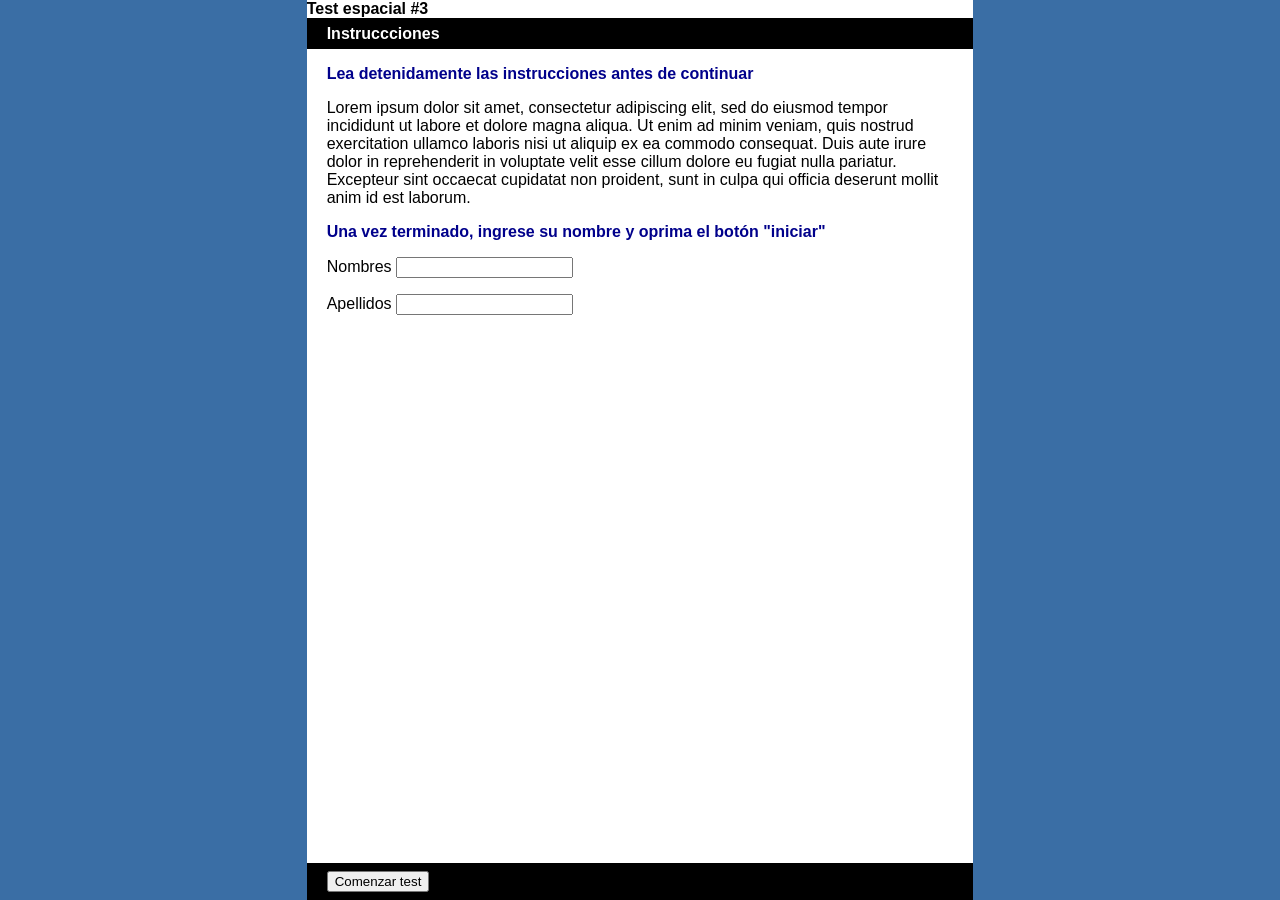
<file: html/index.html>
<!DOCTYPE HTML>
<html>
<head>
	<link href="css/style.css" rel="stylesheet">
	<meta name="viewport" content="width=device-width, initial-scale=1.0">
</head>
<body>
	<div class="corpus">
		<div class="header">
		<h1>Test espacial #3</h1>
		<h2>Instruccciones</h2>
		</div>
		<div class="body">
		<h3>Lea detenidamente las instrucciones antes de continuar</h3>
		<p>Lorem ipsum dolor sit amet, consectetur adipiscing elit, sed do eiusmod tempor incididunt ut labore et dolore magna aliqua. Ut enim ad minim veniam, quis nostrud exercitation ullamco laboris nisi ut aliquip ex ea commodo consequat. Duis aute irure dolor in reprehenderit in voluptate velit esse cillum dolore eu fugiat nulla pariatur. Excepteur sint occaecat cupidatat non proident, sunt in culpa qui officia deserunt mollit anim id est laborum.</p>
		<h3>Una vez terminado, ingrese su nombre y oprima el botón "iniciar"</h3>
		<form>
		  <label for="fname">Nombres</label>
		  <input type="text" id="fname" name="fname"><br>
		  <label for="lname">Apellidos</label>
		  <input type="text" id="lname" name="lname">
		</form>
		</div>
		<div class="footer">
		<button>Comenzar test</button>
		</div>
	</div>
</body>
</html>
</file>
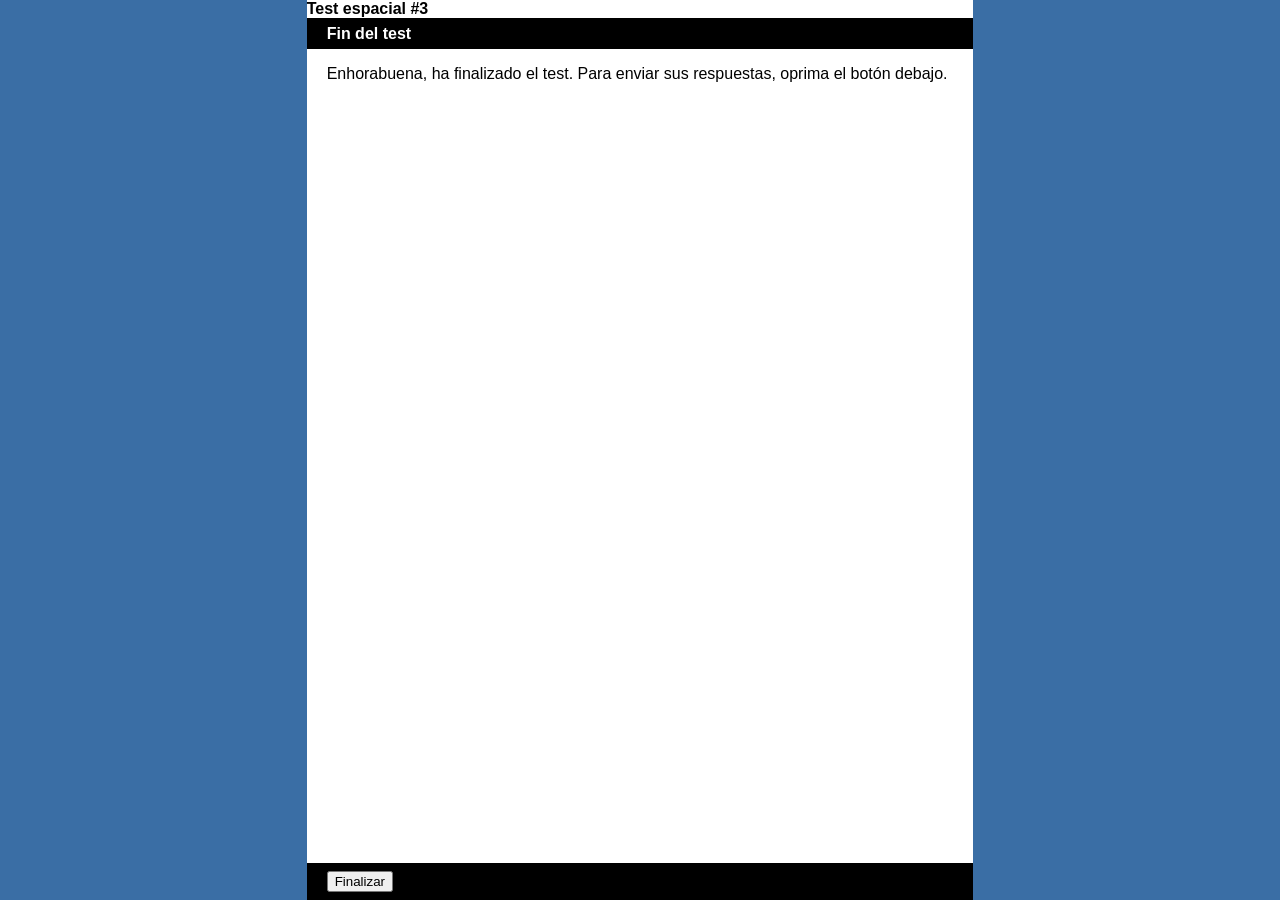
<file: html/fin.html>
<!DOCTYPE HTML>
<html>
<head>
	<link href="css/style.css" rel="stylesheet">
	<meta name="viewport" content="width=device-width, initial-scale=1.0">
</head>
<body>
	<center>
	<div class="corpus">
		<div class="header">
		<h1>Test espacial #3</h1>
		<h2>Fin del test</h2>
		</div>
		<div class="body">
		<p>Enhorabuena, ha finalizado el test. Para enviar sus respuestas, oprima el botón debajo.</p>
		</div>
		<div class="footer">
		<button>Finalizar</button>
		</div>
	</center>
</body>
</html>
</file>
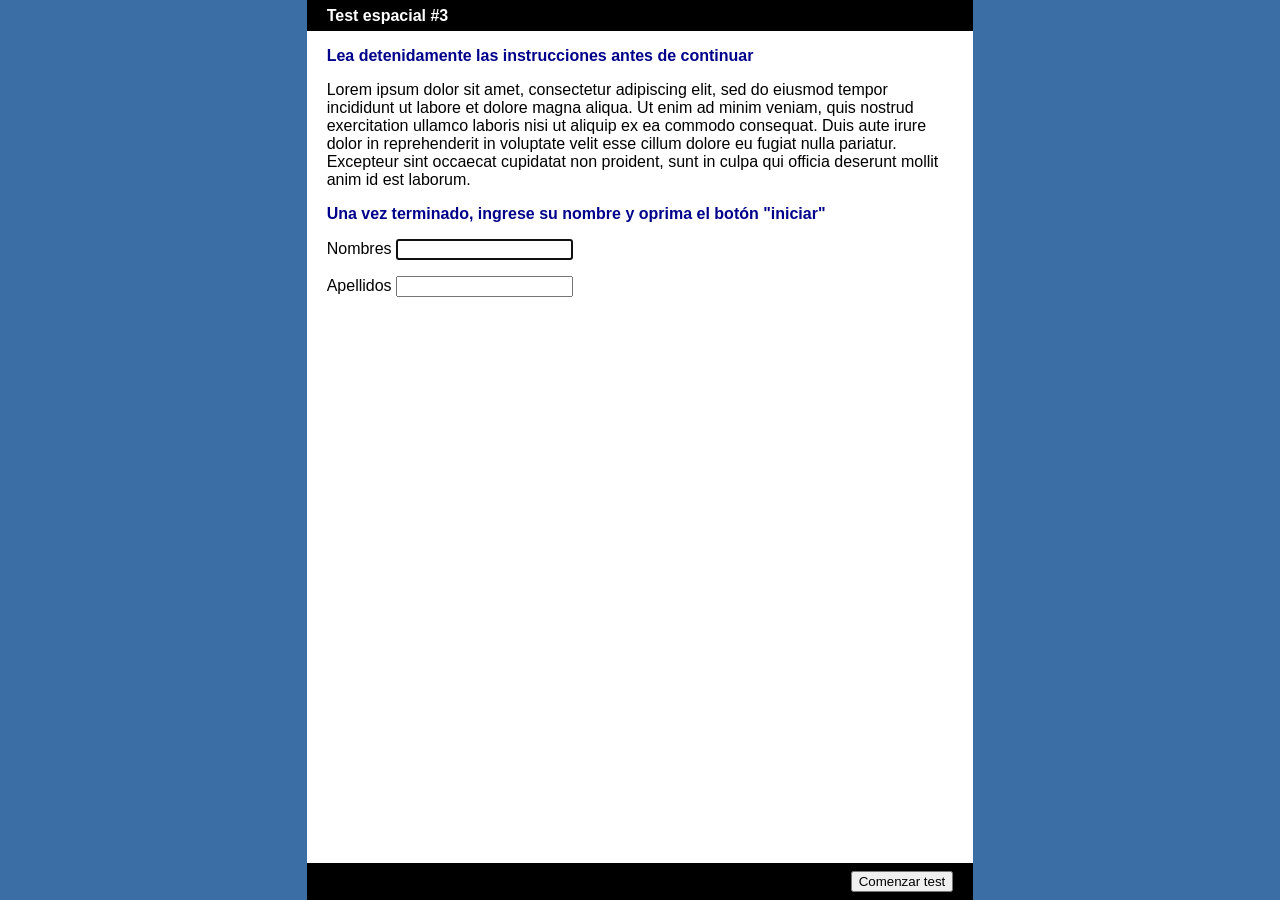
<file: html/inicio.html>
<!DOCTYPE HTML>
<html lang="es">
<head>
	<title>Test espacial #3</title>
	<link href="style.css" rel="stylesheet">
	<meta name="viewport" content="width=device-width, initial-scale=1.0">
	<meta charset="UTF-8">
</head>
<body>
	<div class="corpus">
		<header class="header">
			<h2>Test espacial #3</h2>
		</header>
		<main class="body">
			<h3>Lea detenidamente las instrucciones antes de continuar</h3>
			<p>Lorem ipsum dolor sit amet, consectetur adipiscing elit, sed do eiusmod tempor incididunt ut labore et dolore magna aliqua. Ut enim ad minim veniam, quis nostrud exercitation ullamco laboris nisi ut aliquip ex ea commodo consequat. Duis aute irure dolor in reprehenderit in voluptate velit esse cillum dolore eu fugiat nulla pariatur. Excepteur sint occaecat cupidatat non proident, sunt in culpa qui officia deserunt mollit anim id est laborum.</p>
			<h3>Una vez terminado, ingrese su nombre y oprima el botón "iniciar"</h3>
			<form id="start-form">
				<div class="field">
					<label for="fname">Nombres</label>
					<input type="text" id="fname" name="fname" required autofocus><br>
				</div>
				<div class="field">
					<label for="lname">Apellidos</label>
					<input type="text" id="lname" name="lname" required><br>
				</div>
			
		</main>
		
		<footer class="footer">
			<button id="start" type="submit">Comenzar test</button>
		</footer>
		</form>
	</div>

	<script>
		document.getElementById('start-form').addEventListener('submit', function (event) {
			event.preventDefault();
			alert('elpepe');
			// TODO: replace with actual "start test" logic
			// e.g. window.location.href = 'test.html';
		});
	</script>
</body>
</html>
</file>
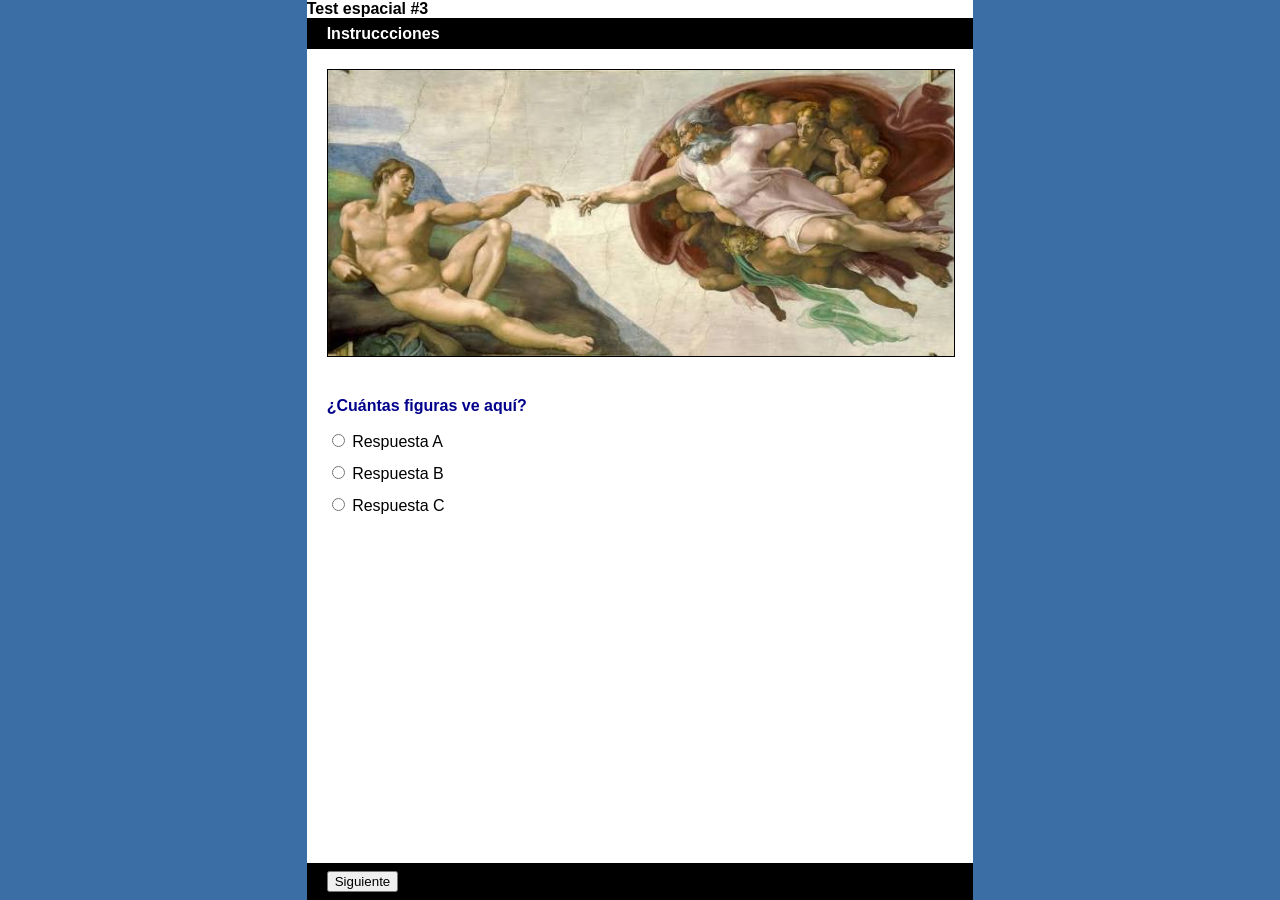
<file: html/pregunta.html>
<!DOCTYPE HTML>
<html>
<head>
	<link href="css/style.css" rel="stylesheet">
	<meta name="viewport" content="width=device-width, initial-scale=1.0">
</head>
<body>
	<div class="corpus">
		<div class="header">
		<h1>Test espacial #3</h1>
		<h2>Instruccciones</h2>
		</div>
		<div class="body">
		<img class="questionimg" alt="Imagen de la pregunta" src="res/adan.jpg">
		<h3>¿Cuántas figuras ve aquí?</h3>
		<form id="respuestas" name="respuestas">
		  <input type="radio" id="answer_a" name="answers">
		  <label for="fname">Respuesta A</label><br>
		  
		  <input type="radio" id="answer_b" name="answers">
		  <label for="fname">Respuesta B</label><br>
		  
		  <input type="radio" id="answer_c" name="answers">
		  <label for="fname">Respuesta C</label>
		</form>
		</div>
		<div class="footer">
		<button>Siguiente</button>
		</div>
	</div>
</body>
</html>
</file>
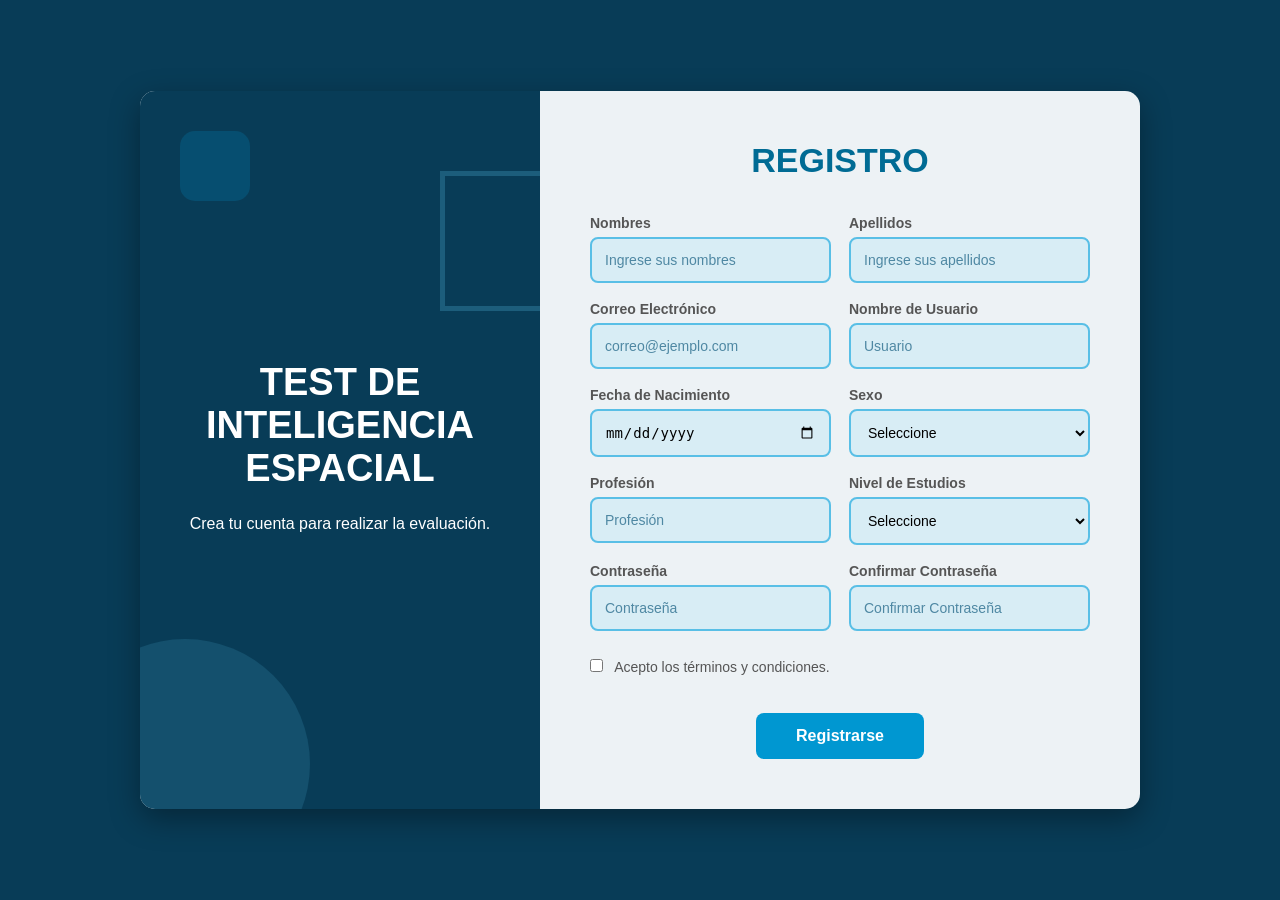
<file: html/registro.html>
<!DOCTYPE html>

<html lang="es">

<head>
    <meta charset="UTF-8">
    <meta name="viewport" content="width=device-width, initial-scale=1.0">
    <title>Registro - Test de Inteligencia Espacial</title>

    <link rel="stylesheet" href="css/registro.css">
</head>

<body>

<div class="registro-container">

    <div class="panel-info">

        <div class="circulo"></div>
        <div class="cuadro"></div>
        <div class="cuadro2"></div>

        <h1>TEST DE INTELIGENCIA ESPACIAL</h1>

        <p>
            Crea tu cuenta para realizar la evaluación.
        </p>

    </div>

    <div class="panel-formulario">

        <h2>REGISTRO</h2>

        <form id="registroForm" class="form-grid">

            <div class="campo">
                <label for="nombres">Nombres</label>
                <input
                        type="text"
                        id="nombres"
                        name="nombres"
                        placeholder="Ingrese sus nombres"
                        required>
            </div>

            <div class="campo">
                <label for="apellidos">Apellidos</label>
                <input
                        type="text"
                        id="apellidos"
                        name="apellidos"
                        placeholder="Ingrese sus apellidos"
                        required>
            </div>

            <div class="campo">
                <label for="email">Correo Electrónico</label>
                <input
                        type="email"
                        id="email"
                        name="email"
                        placeholder="correo@ejemplo.com"
                        required>
            </div>

            <div class="campo">
                <label for="username">Nombre de Usuario</label>
                <input
                        type="text"
                        id="username"
                        name="username"
                        placeholder="Usuario"
                        required>
            </div>

            <div class="campo">
                <label for="fechaNac">Fecha de Nacimiento</label>
                <input
                        type="date"
                        id="fechaNac"
                        name="fechaNac"
                        required>
            </div>

            <div class="campo">
                <label for="sexo">Sexo</label>
                <select
                        id="sexo"
                        name="sexo"
                        required>

                    <option value="">Seleccione</option>
                    <option value="M">Masculino</option>
                    <option value="F">Femenino</option>

                </select>
            </div>

            <div class="campo">
                <label for="profesion">Profesión</label>
                <input
                        type="text"
                        id="profesion"
                        name="profesion"
                        placeholder="Profesión"
                        required>
            </div>

            <div class="campo">
                <label for="estudios">Nivel de Estudios</label>
                <select
                        id="estudios"
                        name="estudios"
                        required>

                    <option value="">Seleccione</option>
                    <option value="Primaria">Primaria</option>
                    <option value="Secundaria">Secundaria</option>
                    <option value="Tecnico">Técnico</option>
                    <option value="Universitario">Universitario</option>
                    <option value="Postgrado">Postgrado</option>

                </select>
            </div>

            <div class="campo">
                <label for="password">Contraseña</label>
                <input
                        type="password"
                        id="password"
                        name="password"
                        placeholder="Contraseña"
                        minlength="8"
                        required>
            </div>

            <div class="campo">
                <label for="confirmPassword">
                    Confirmar Contraseña
                </label>
                <input
                        type="password"
                        id="confirmPassword"
                        name="confirmPassword"
                        placeholder="Confirmar Contraseña"
                        minlength="8"
                        required>
            </div>

            <div class="terminos">
                <input
                        type="checkbox"
                        id="acepta"
                        required>

                <label for="acepta">
                    Acepto los términos y condiciones.
                </label>
            </div>

            <div class="boton-container">

                <button
                        type="submit"
                        class="btn-registro">

                    Registrarse

                </button>

            </div>

        </form>

    </div>

</div>

</body>

</html>
</file>
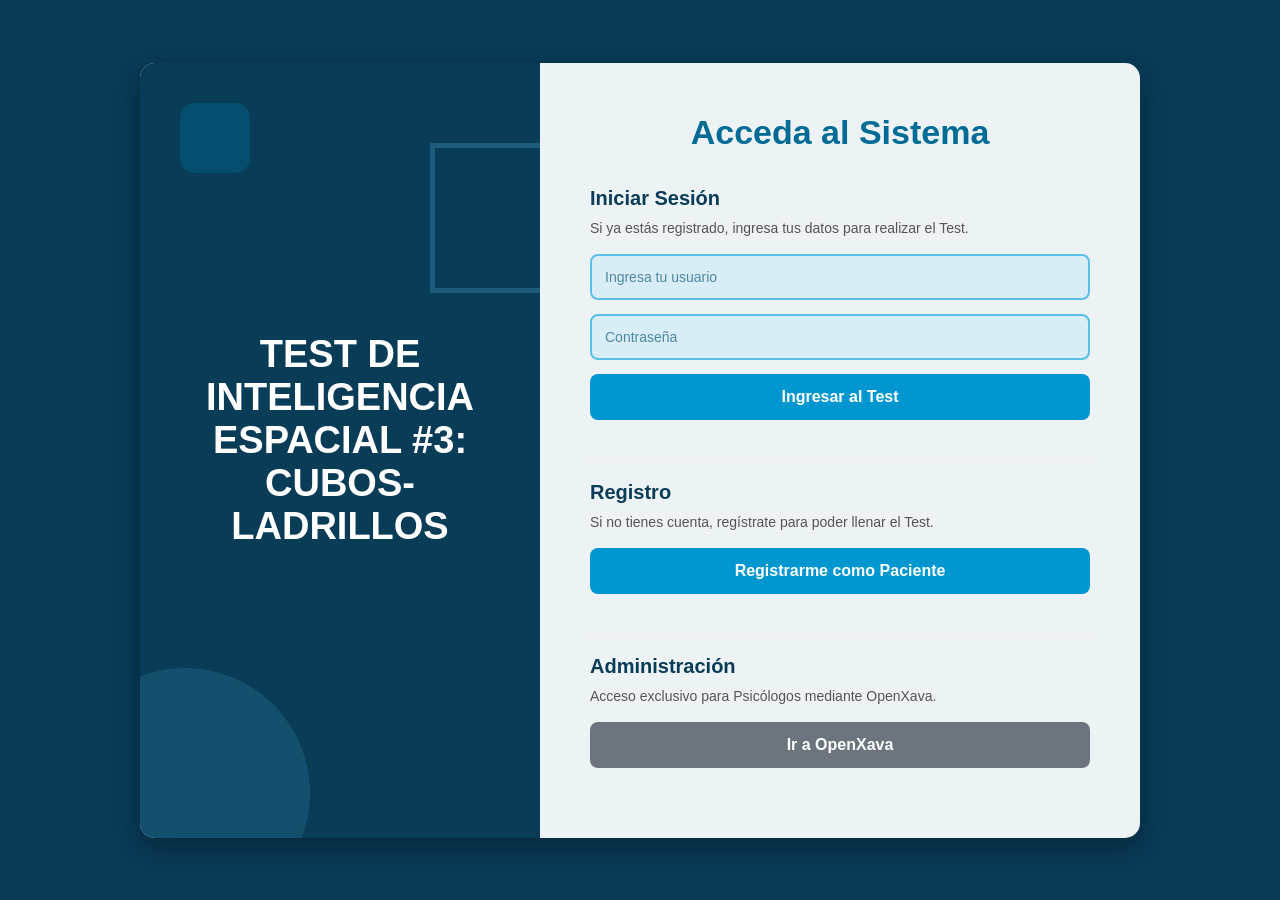
<file: src/main/webapp/html/login.html>
<!DOCTYPE html>
<html lang="es">
<head>
    <meta charset="UTF-8">
    <meta name="viewport" content="width=device-width, initial-scale=1.0">
    <title>Acceso</title>
    <link rel="stylesheet" href="css/login.css">
</head>
<body>

<main class="shell">
    <section class="hero">
        <div>
            <h1>Test de Inteligencia Espacial #3: Cubos-Ladrillos</h1>
        </div>
    </section>

    <section class="panel">
        <div>
            <h2>Acceda al Sistema</h2>
        </div>

        <div class="entry">
            <h3>Iniciar Sesión</h3>
            <p>Si ya estás registrado, ingresa tus datos para realizar el Test.</p>
            <form action="../cargarTest" method="POST">
                <input type="text" name="username" placeholder="Ingresa tu usuario" required>
                <input type="password" name="password" placeholder="Contraseña" required>

                <div id="mensaje-error" style="color: #d9534f; display: none; font-weight: bold; font-size: 14px; margin-bottom: 10px;">
                    Usuario o contraseña incorrectos. Inténtalo de nuevo.
                </div>

                <button type="submit">Ingresar al Test</button>
            </form>
        </div>
        <script>
            // Si la URL termina en ?error=1, mostramos el recuadro rojo mágicamente
            if (window.location.search.includes('error=1')) {
                document.getElementById('mensaje-error').style.display = 'block';
            }
        </script>

        <hr style="margin: 20px 0; border: 0; border-top: 1px solid #eee;">

        <div class="entry">
            <h3>Registro</h3>
            <p>Si no tienes cuenta, regístrate para poder llenar el Test.</p>
            <div class="actions">
                <a class="button secondary" href="/testespacial3/html/registro.html" style="display: block; text-align: center; text-decoration: none;">Registrarme como Paciente</a>
            </div>
        </div>

        <hr style="margin: 20px 0; border: 0; border-top: 1px solid #eee;">

        <div class="entry">
            <h3>Administración</h3>
            <p>Acceso exclusivo para Psicólogos mediante OpenXava.</p>
            <div class="actions">
                <a class="button secondary" href="../m/SignIn" style="display: block; text-align: center; text-decoration: none; background-color: #6c757d; color: white;">Ir a OpenXava</a>
            </div>
        </div>
    </section>
</main>
</body>
</html>
</file>
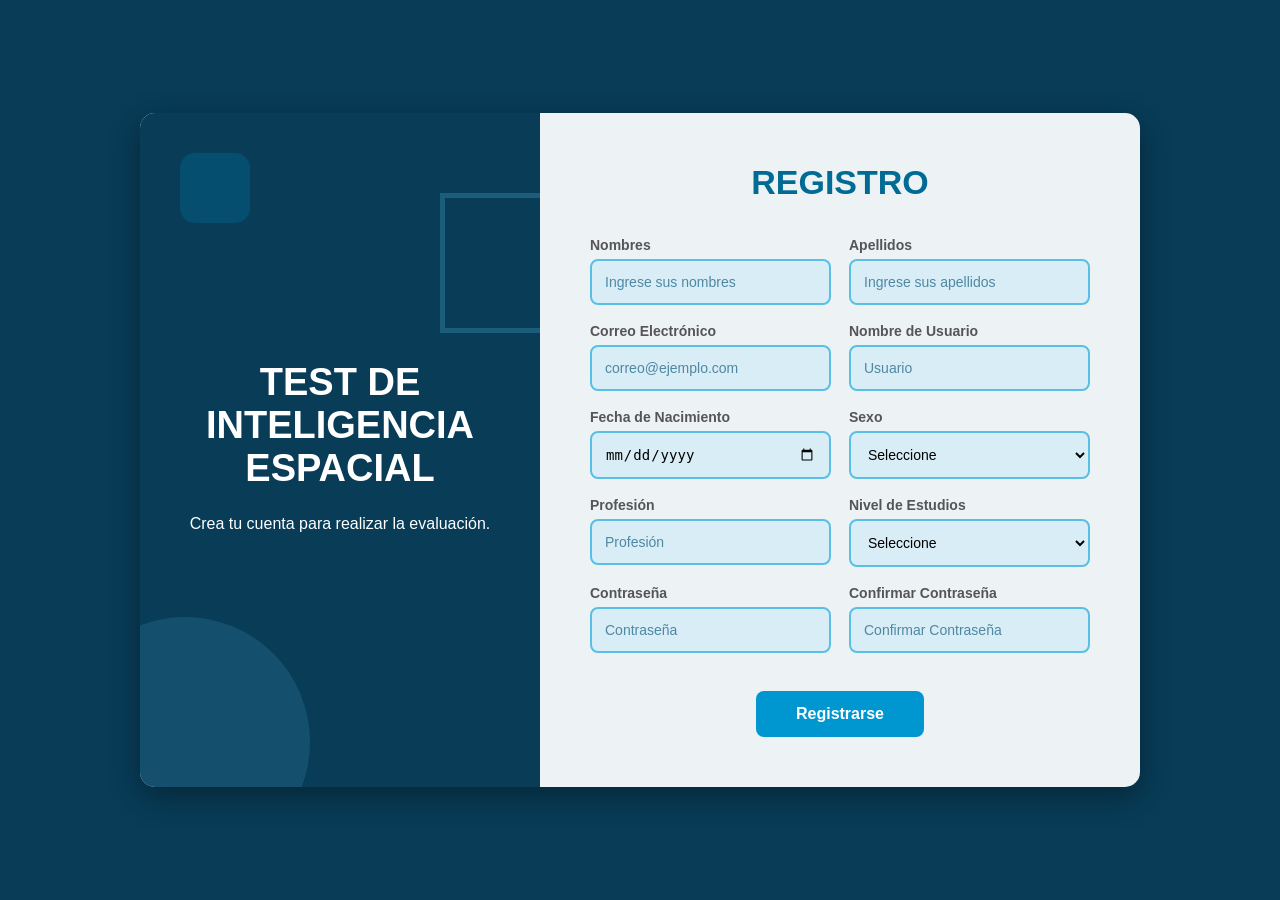
<file: src/main/webapp/html/registro.html>
<!DOCTYPE html>

<html lang="es">

<head>
    <meta charset="UTF-8">
    <meta name="viewport" content="width=device-width, initial-scale=1.0">
    <title>Registro - Test de Inteligencia Espacial</title>

    <link rel="stylesheet" href="css/registro.css">
</head>

<body>

<div class="registro-container">

    <div class="panel-info">

        <div class="circulo"></div>
        <div class="cuadro"></div>
        <div class="cuadro2"></div>

        <h1>TEST DE INTELIGENCIA ESPACIAL</h1>

        <p>
            Crea tu cuenta para realizar la evaluación.
        </p>

    </div>

    <div class="panel-formulario">

        <h2>REGISTRO</h2>

        <form
                id="registroForm"
                class="form-grid"
                action="/testespacial3/registro"
                method="post">

            <div class="campo">
                <label for="nombres">Nombres</label>
                <input
                        type="text"
                        id="nombres"
                        name="nombres"
                        placeholder="Ingrese sus nombres"
                        required>
            </div>

            <div class="campo">
                <label for="apellidos">Apellidos</label>
                <input
                        type="text"
                        id="apellidos"
                        name="apellidos"
                        placeholder="Ingrese sus apellidos"
                        required>
            </div>

            <div class="campo">
                <label for="email">Correo Electrónico</label>
                <input
                        type="email"
                        id="email"
                        name="email"
                        placeholder="correo@ejemplo.com"
                        required>
            </div>

            <div class="campo">
                <label for="username">Nombre de Usuario</label>
                <input
                        type="text"
                        id="username"
                        name="username"
                        placeholder="Usuario"
                        required>
            </div>

            <div class="campo">
                <label for="fechaNac">Fecha de Nacimiento</label>
                <input
                        type="date"
                        id="fechaNac"
                        name="fechaNac"
                        required>
            </div>

            <div class="campo">
                <label for="sexo">Sexo</label>
                <select
                        id="sexo"
                        name="sexo"
                        required>

                    <option value="">Seleccione</option>
                    <option value="F">F</option>
                    <option value="M">M</option>

                </select>
            </div>

            <div class="campo">
                <label for="profesion">Profesión</label>
                <input
                        type="text"
                        id="profesion"
                        name="profesion"
                        placeholder="Profesión"
                        required>
            </div>

            <div class="campo">
                <label for="estudios">Nivel de Estudios</label>
                <select
                        id="estudios"
                        name="estudios"
                        required>

                    <option value="">Seleccione</option>
                    <option value="Primaria">Primaria</option>
                    <option value="Secundaria">Secundaria</option>
                    <option value="Tecnico">Técnico</option>
                    <option value="Universitario">Universitario</option>
                    <option value="Postgrado">Posgrado</option>

                </select>
            </div>

            <div class="campo">
                <label for="password">Contraseña</label>
                <input
                        type="password"
                        id="password"
                        name="password"
                        placeholder="Contraseña"
                        minlength="8"
                        required>
            </div>

            <div class="campo">
                <label for="confirmPassword">
                    Confirmar Contraseña
                </label>
                <input
                        type="password"
                        id="confirmPassword"
                        name="confirmPassword"
                        placeholder="Confirmar Contraseña"
                        minlength="8"
                        required>
            </div>

            <div class="boton-container">

                <button
                        type="submit"
                        class="btn-registro">

                    Registrarse

                </button>

            </div>

        </form>

    </div>
    <script>

        document.getElementById("registroForm")
        .addEventListener("submit", function(e){

            const password =
                document.getElementById("password").value;

            const confirmPassword =
                document.getElementById("confirmPassword").value;

            const sexo =
                document.getElementById("sexo").value;

            if(password !== confirmPassword){

                e.preventDefault();

                alert("Las contraseñas no coinciden");
                return;
            }

            if(sexo !== "F" && sexo !== "M"){

                e.preventDefault();

                alert("El sexo solo puede ser F o M");
            }

        });

    </script>

</div>
<script src="js/registro.js"></script>
</body>

</html>
</file>
<file: html/css/style.css>
.corpus
{
	display:flex;
	flex-direction: column;
	height: 100vh;
}

.corpus
{
	max-width: 500pt;
	text-align: left;
	background-color: white;
	margin: 0;
	margin-left: auto;
	margin-right: auto;
}
h1{margin: 0;}

.body, h2{
	padding: 15pt;
}

h2
{
	margin: 0;
}

.footer{
	background-color: black;
	padding: 6pt;
	padding-left: 15pt;
	padding-right: 15pt;
	margin-top: 10pt;
}

.body
{
	padding-top: 0;
	padding-bottom: 0;
	height: 100%;
}

hr
{
	border: 0;
	border-bottom: 1pt solid black;
	margin: 15pt;
	margin-left: 0;
	margin-right: 0;
}

.questionimg
{
	margin: 15pt;
	border: 1pt solid black;
	margin-left: auto;
	margin-right: auto;
	max-width: 100%;
	max-height: 100%;
}

body
{
	font-family: Arial;
	background-color: rgb(58, 110, 165);
}

html, body 
{
	height: 100%;
	margin: 0;
	padding: 0;
}

label, input
{
	margin-bottom: 12pt;
}

label:last-child, input:last-child
{
	margin-bottom: 0;
}

p, form, h2, h3, h1
{
	font-size: 12pt;
}


h2
{
	background-color: black;
	color: white;
	padding-top: 5pt;
	padding-bottom: 5pt;
}

h3
{
	color: darkblue;
}
</file>
<file: html/style.css>
.corpus
{
	display:flex;
	flex-direction: column;
	height: 100vh;
}

.corpus
{
	max-width: 500pt;
	text-align: left;
	background-color: white;
	margin: 0;
	margin-left: auto;
	margin-right: auto;
}
h1{margin: 0;}

.body, h2{
	padding: 15pt;
}

h2
{
	margin: 0;
}

.footer{
	background-color: black;
	padding: 6pt;
	padding-left: 15pt;
	padding-right: 15pt;
	margin-top: 10pt;
	text-align: right;
}

.body
{
	padding-top: 0;
	padding-bottom: 0;
	height: 100%;
	overflow-y: scroll;
	overflow-x: hidden;
}

hr
{
	border: 0;
	border-bottom: 1pt solid black;
	margin: 15pt;
	margin-left: 0;
	margin-right: 0;
}

.questionimg
{
	margin: 15pt;
	border: 1pt solid black;
	margin-left: auto;
	margin-right: auto;
	max-width: 100%;
	max-height: 100%;
}

body
{
	font-family: Arial;
	background-color: rgb(58, 110, 165);
}

html, body 
{
	height: 100%;
	margin: 0;
	padding: 0;
}

label, input
{
	margin-bottom: 12pt;
}

label:last-child, input:last-child
{
	margin-bottom: 0;
}

p, form, h2, h3, h1
{
	font-size: 12pt;
}


h2
{
	background-color: black;
	color: white;
	padding-top: 5pt;
	padding-bottom: 5pt;
}

h3
{
	color: darkblue;
}
</file>
<file: html/css/registro.css>
*{
    margin:0;
    padding:0;
    box-sizing:border-box;
}

body{
    font-family:'Segoe UI', Tahoma, Geneva, Verdana, sans-serif;
    background:#083c57;
    min-height:100vh;

    display:flex;
    justify-content:center;
    align-items:center;

    padding:20px;
}

.registro-container{

    width:1000px;
    max-width:100%;

    min-height:650px;

    background:#edf2f5;

    border-radius:15px;

    overflow:hidden;

    display:flex;

    box-shadow:0 10px 30px rgba(0,0,0,.35);
}

/* ==========================
   PANEL IZQUIERDO
========================== */

.panel-info{

    width:40%;

    background:#083c57;

    color:white;

    position:relative;

    display:flex;
    flex-direction:column;

    justify-content:center;
    align-items:center;

    padding:40px;

    overflow:hidden;
}

.panel-info h1{

    font-size:38px;

    text-align:center;

    margin-bottom:20px;

    z-index:2;
}

.panel-info p{

    text-align:center;

    line-height:1.8;

    z-index:2;
}

/* ==========================
   DECORACIONES
========================== */

.circulo{

    position:absolute;

    width:250px;
    height:250px;

    border-radius:50%;

    background:#59bfe6;

    opacity:.15;

    bottom:-80px;
    left:-80px;
}

.cuadro{

    position:absolute;

    width:140px;
    height:140px;

    border:5px solid #59bfe6;

    opacity:.25;

    top:80px;
    right:-40px;
}

.cuadro2{

    position:absolute;

    width:70px;
    height:70px;

    background:#0097d1;

    opacity:.2;

    top:40px;
    left:40px;

    border-radius:15px;
}

/* ==========================
   PANEL DERECHO
========================== */

.panel-formulario{

    width:60%;

    padding:50px;
}

.panel-formulario h2{

    text-align:center;

    color:#006b94;

    font-size:34px;

    margin-bottom:35px;
}

/* ==========================
   GRID DEL FORMULARIO
========================== */

.form-grid{

    display:grid;

    grid-template-columns:1fr 1fr;

    gap:18px;
}

/* ==========================
   CAMPOS
========================== */

.campo{

    display:flex;
    flex-direction:column;
}

.campo label{

    margin-bottom:6px;

    color:#555;

    font-size:14px;

    font-weight:600;
}

.campo input,
.campo select{

    width:100%;

    padding:13px;

    border-radius:8px;

    border:2px solid #59bfe6;

    background:#d8edf5;

    font-size:14px;

    transition:.3s;
}

.campo input:focus,
.campo select:focus{

    outline:none;

    background:white;

    border-color:#0097d1;
}

.campo input::placeholder{

    color:#4f88a3;
}


.full-width{

    grid-column:1 / span 2;
}

.terminos{

    grid-column:1 / span 2;

    margin-top:10px;

    color:#555;

    font-size:14px;
}

.terminos input{

    margin-right:8px;
}

.boton-container{

    grid-column:1 / span 2;

    text-align:center;

    margin-top:20px;
}

.btn-registro{

    background:#0097d1;

    color:white;

    border:none;

    padding:14px 40px;

    border-radius:8px;

    font-size:16px;

    font-weight:bold;

    cursor:pointer;

    transition:.3s;
}

.btn-registro:hover{

    background:#007aa8;

    transform:translateY(-2px);
}

@media(max-width:900px){

    .registro-container{

        flex-direction:column;
    }

    .panel-info,
    .panel-formulario{

        width:100%;
    }

    .panel-info{

        min-height:250px;
    }

    .form-grid{

        grid-template-columns:1fr;
    }

    .full-width,
    .terminos,
    .boton-container{

        grid-column:auto;
    }
}
</file>
<file: src/main/webapp/html/css/login.css>
*{
    margin:0;
    padding:0;
    box-sizing:border-box;
}

body{
    font-family:'Segoe UI', Tahoma, Geneva, Verdana, sans-serif;
    background:#083c57;
    min-height:100vh;

    display:flex;
    justify-content:center;
    align-items:center;

    padding:20px;
}

.shell{
    width:1000px;
    max-width:100%;
    min-height:650px;

    background:#edf2f5;
    border-radius:15px;
    overflow:hidden;

    display:flex;
    box-shadow:0 10px 30px rgba(0,0,0,.35);
}

/* PANEL IZQUIERDO */
.hero{
    width:40%;
    background:#083c57;
    color:white;

    position:relative;

    display:flex;
    flex-direction:column;
    justify-content:center;
    align-items:center;

    padding:40px;
    overflow:hidden;
    text-align:center;
}

.hero::before{
    content:"";
    position:absolute;

    width:250px;
    height:250px;

    border-radius:50%;
    background:#59bfe6;
    opacity:.15;

    bottom:-80px;
    left:-80px;
}

.hero::after{
    content:"";
    position:absolute;

    width:140px;
    height:140px;

    border:5px solid #59bfe6;
    opacity:.25;

    top:80px;
    right:-40px;
}

.hero div::before{
    content:"";
    position:absolute;

    width:70px;
    height:70px;

    background:#0097d1;
    opacity:.2;

    top:40px;
    left:40px;

    border-radius:15px;
}

.hero h1{
    font-size:38px;
    text-align:center;
    margin-bottom:20px;
    z-index:2;
    text-transform:uppercase;
}

/* PANEL DERECHO */
.panel{
    width:60%;
    padding:50px;

    display:flex;
    flex-direction:column;
    justify-content:center;
}

.panel h2{
    text-align:center;
    color:#006b94;
    font-size:34px;
    margin-bottom:35px;
}

/* BLOQUES */
.entry{
    margin-bottom:20px;
}

.entry h3{
    color:#083c57;
    margin-bottom:8px;
    font-size:20px;
}

.entry p{
    color:#555;
    font-size:14px;
    margin-bottom:15px;
    line-height:1.5;
}

/* FORM */
form{
    display:flex;
    flex-direction:column;
    gap:14px;
}

input{
    width:100%;
    padding:13px;

    border-radius:8px;
    border:2px solid #59bfe6;

    background:#d8edf5;
    font-size:14px;

    transition:.3s;
}

input:focus{
    outline:none;
    background:white;
    border-color:#0097d1;
}

input::placeholder{
    color:#4f88a3;
}

/* BOTONES */
button,
.button{
    width:100%;
    background:#0097d1;
    color:white;

    border:none;
    padding:14px 40px;

    border-radius:8px;
    font-size:16px;
    font-weight:bold;

    cursor:pointer;
    transition:.3s;

    display:block;
    text-align:center;
    text-decoration:none;
}

button:hover,
.button:hover{
    background:#007aa8;
    transform:translateY(-2px);
}

.button.secondary{
    background:#0097d1;
    color:white;
}

.button.secondary:hover{
    background:#007aa8;
}

.actions{
    width:100%;
}

hr{
    margin:20px 0;
    border:0;
    border-top:1px solid #cfd8df;
}

/* ERROR */
#mensaje-error{
    background:#ffe5e5;
    color:#d9534f;

    border:1px solid #d9534f;
    padding:12px;

    border-radius:8px;
    text-align:center;

    font-size:14px;
    font-weight:bold;
}

/* RESPONSIVE */
@media(max-width:900px){

    .shell{
        flex-direction:column;
    }

    .hero,
    .panel{
        width:100%;
    }

    .hero{
        min-height:250px;
    }

    .hero h1{
        font-size:30px;
    }

    .panel{
        padding:40px 30px;
    }
}
</file>
<file: src/main/webapp/html/css/registro.css>
*{
    margin:0;
    padding:0;
    box-sizing:border-box;
}

body{
    font-family:'Segoe UI', Tahoma, Geneva, Verdana, sans-serif;
    background:#083c57;
    min-height:100vh;

    display:flex;
    justify-content:center;
    align-items:center;

    padding:20px;
}

.registro-container{

    width:1000px;
    max-width:100%;

    min-height:650px;

    background:#edf2f5;

    border-radius:15px;

    overflow:hidden;

    display:flex;

    box-shadow:0 10px 30px rgba(0,0,0,.35);
}

.panel-info{

    width:40%;

    background:#083c57;

    color:white;

    position:relative;

    display:flex;
    flex-direction:column;

    justify-content:center;
    align-items:center;

    padding:40px;

    overflow:hidden;
}

.panel-info h1{

    font-size:38px;

    text-align:center;

    margin-bottom:20px;

    z-index:2;
}

.panel-info p{

    text-align:center;

    line-height:1.8;

    z-index:2;
}

.circulo{

    position:absolute;

    width:250px;
    height:250px;

    border-radius:50%;

    background:#59bfe6;

    opacity:.15;

    bottom:-80px;
    left:-80px;
}

.cuadro{

    position:absolute;

    width:140px;
    height:140px;

    border:5px solid #59bfe6;

    opacity:.25;

    top:80px;
    right:-40px;
}

.cuadro2{

    position:absolute;

    width:70px;
    height:70px;

    background:#0097d1;

    opacity:.2;

    top:40px;
    left:40px;

    border-radius:15px;
}


.panel-formulario{

    width:60%;

    padding:50px;
}

.panel-formulario h2{

    text-align:center;

    color:#006b94;

    font-size:34px;

    margin-bottom:35px;
}

.form-grid{

    display:grid;

    grid-template-columns:1fr 1fr;

    gap:18px;
}

.campo{

    display:flex;
    flex-direction:column;
}

.campo label{

    margin-bottom:6px;

    color:#555;

    font-size:14px;

    font-weight:600;
}

.campo input,
.campo select{

    width:100%;

    padding:13px;

    border-radius:8px;

    border:2px solid #59bfe6;

    background:#d8edf5;

    font-size:14px;

    transition:.3s;
}

.campo input:focus,
.campo select:focus{

    outline:none;

    background:white;

    border-color:#0097d1;
}

.campo input::placeholder{

    color:#4f88a3;
}


.full-width{

    grid-column:1 / span 2;
}

.terminos{

    grid-column:1 / span 2;

    margin-top:10px;

    color:#555;

    font-size:14px;
}

.terminos input{

    margin-right:8px;
}

.boton-container{

    grid-column:1 / span 2;

    text-align:center;

    margin-top:20px;
}

.btn-registro{

    display:inline-block;
    text-decoration:none;

    background:#0097d1;

    color:white;

    border:none;

    padding:14px 40px;

    border-radius:8px;

    font-size:16px;

    font-weight:bold;

    cursor:pointer;

    transition:.3s;
}

.btn-registro:hover{

    background:#007aa8;

    transform:translateY(-2px);
}

@media(max-width:900px){

    .registro-container{

        flex-direction:column;
    }

    .panel-info,
    .panel-formulario{

        width:100%;
    }

    .panel-info{

        min-height:250px;
    }

    .form-grid{

        grid-template-columns:1fr;
    }

    .full-width,
    .terminos,
    .boton-container{

        grid-column:auto;
    }
}
</file>
